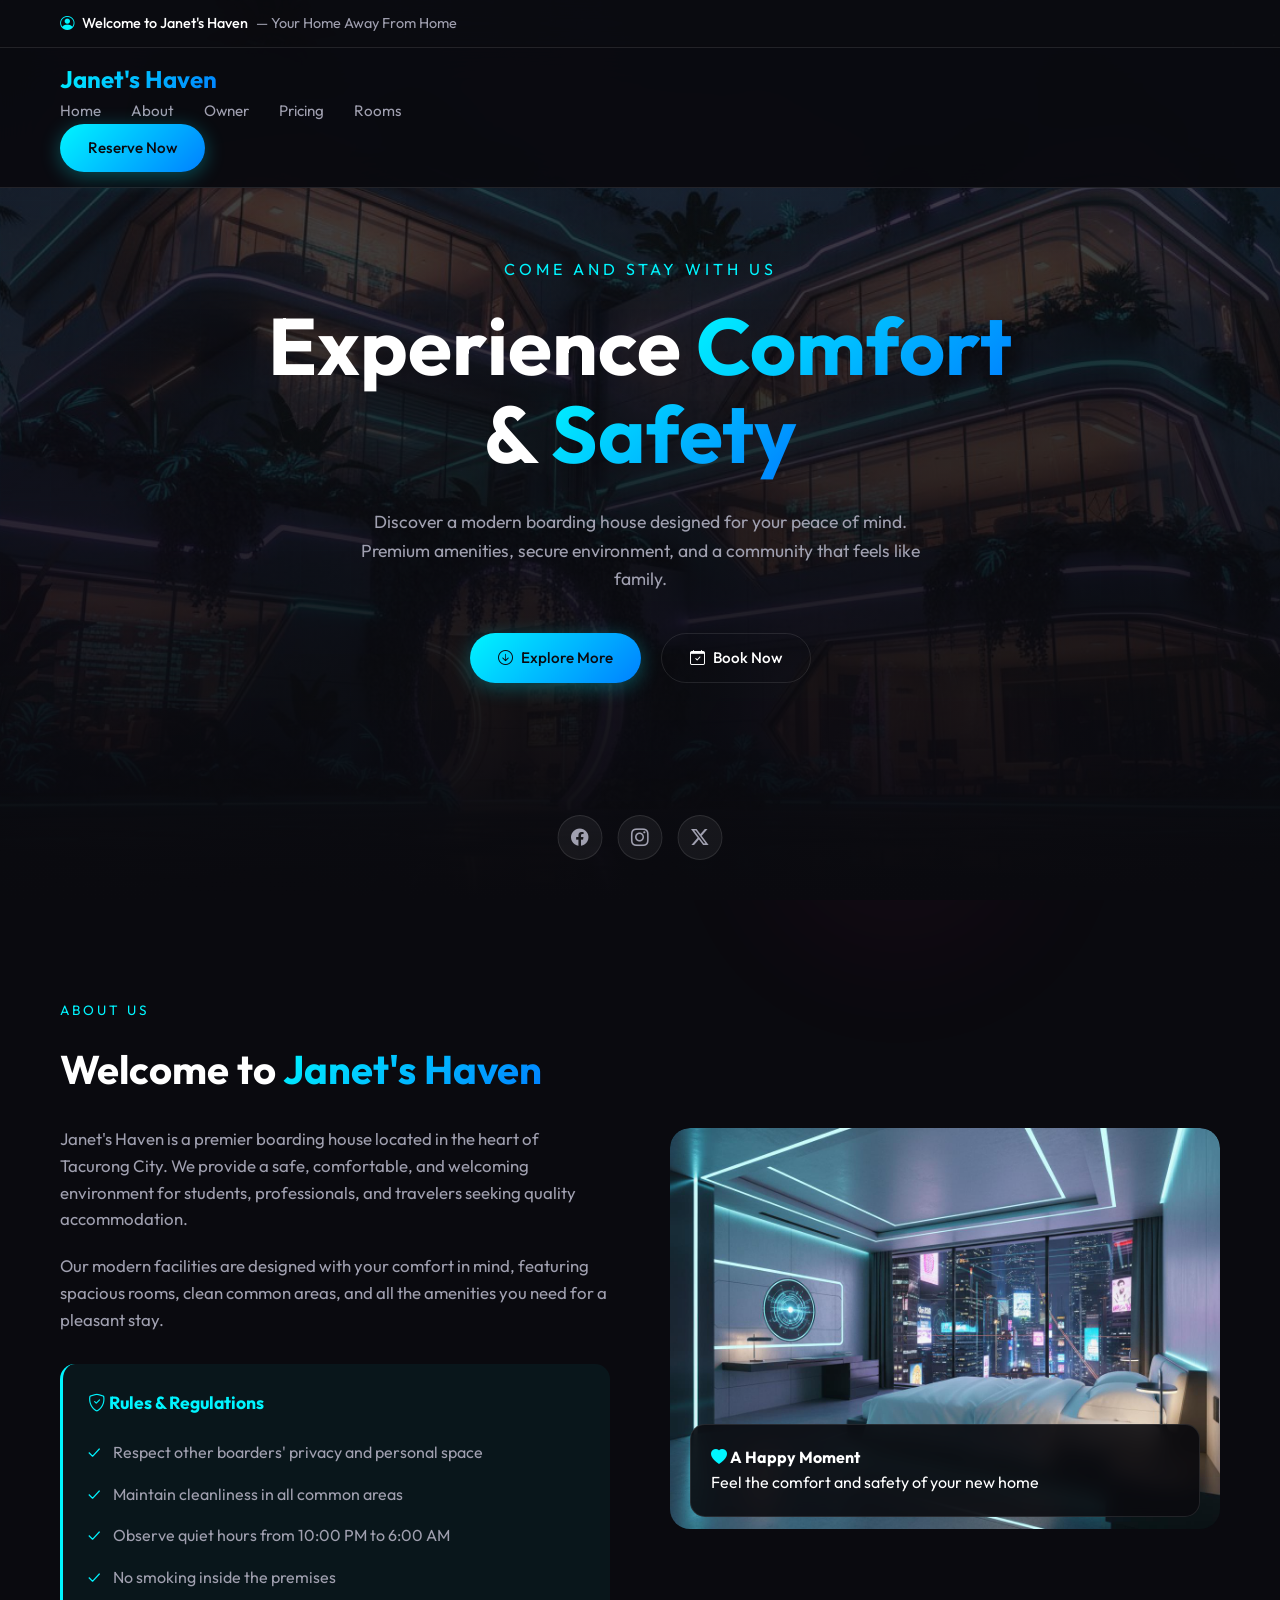
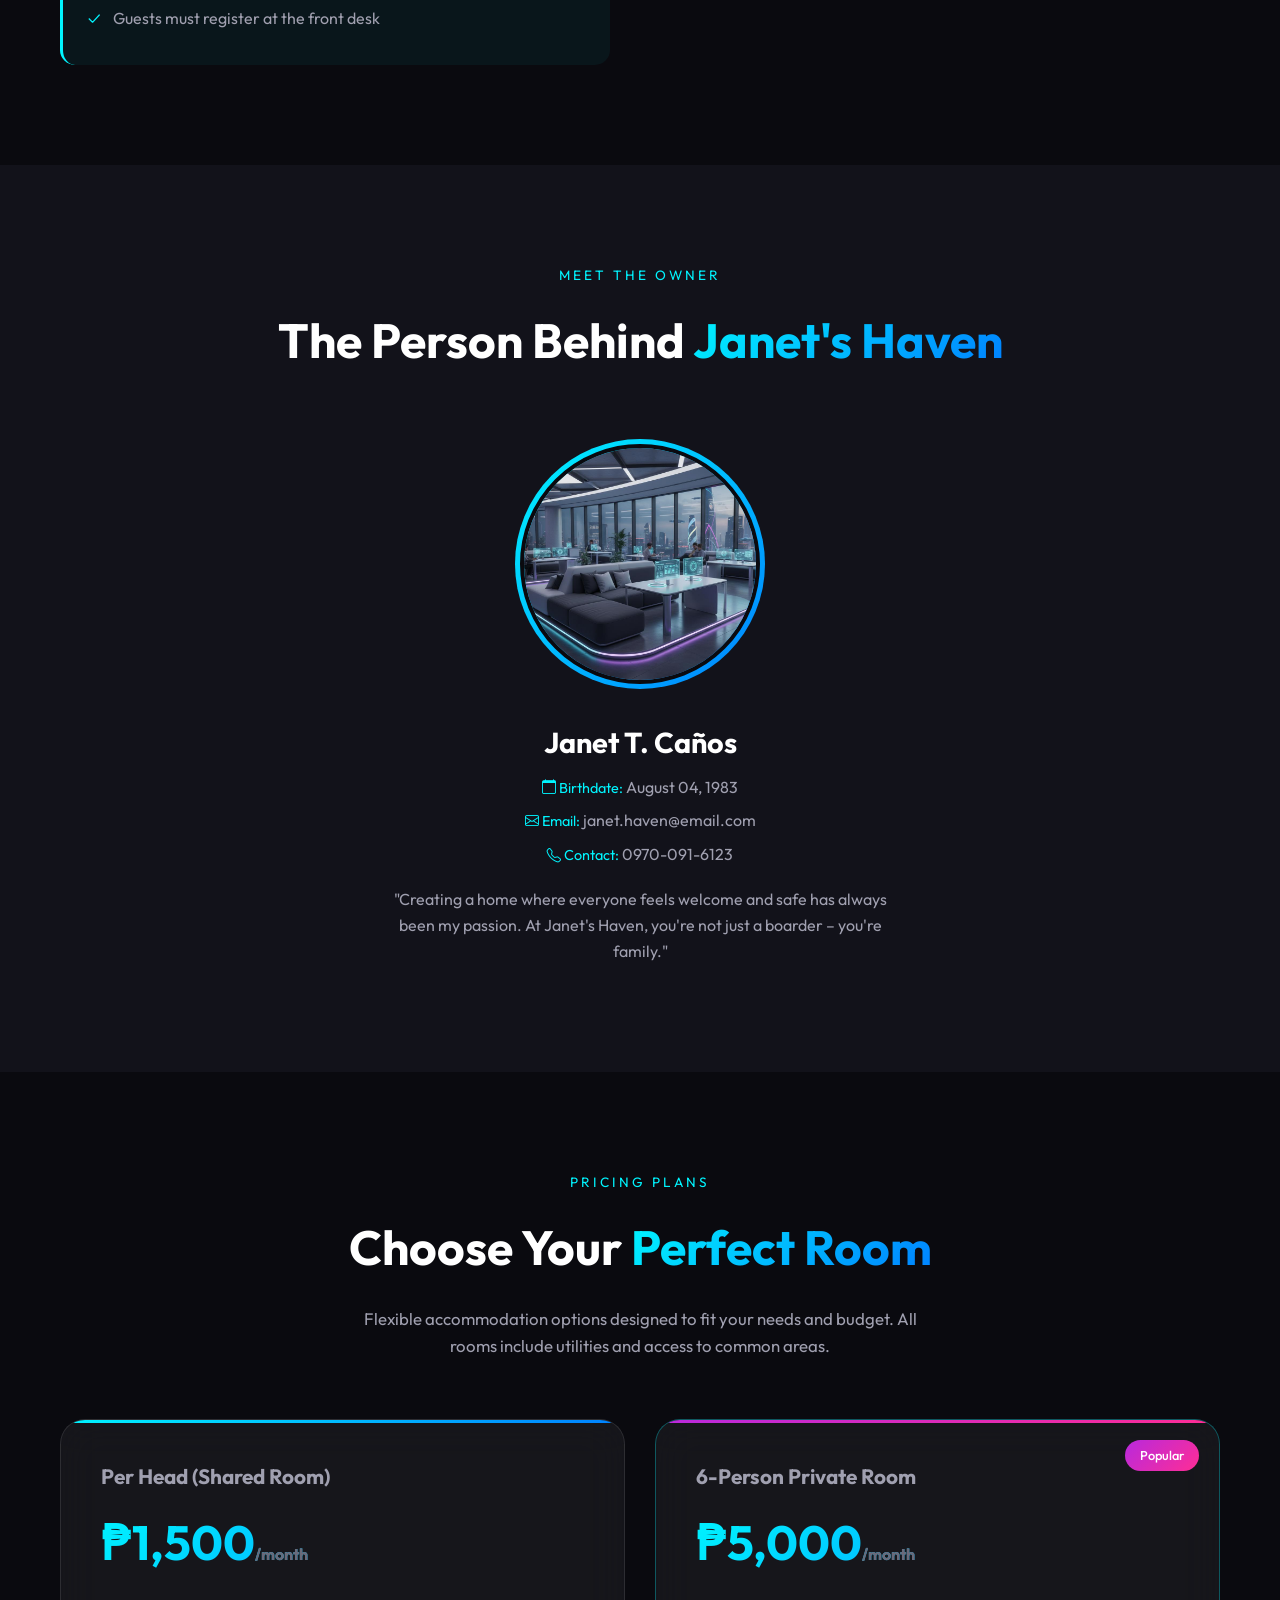
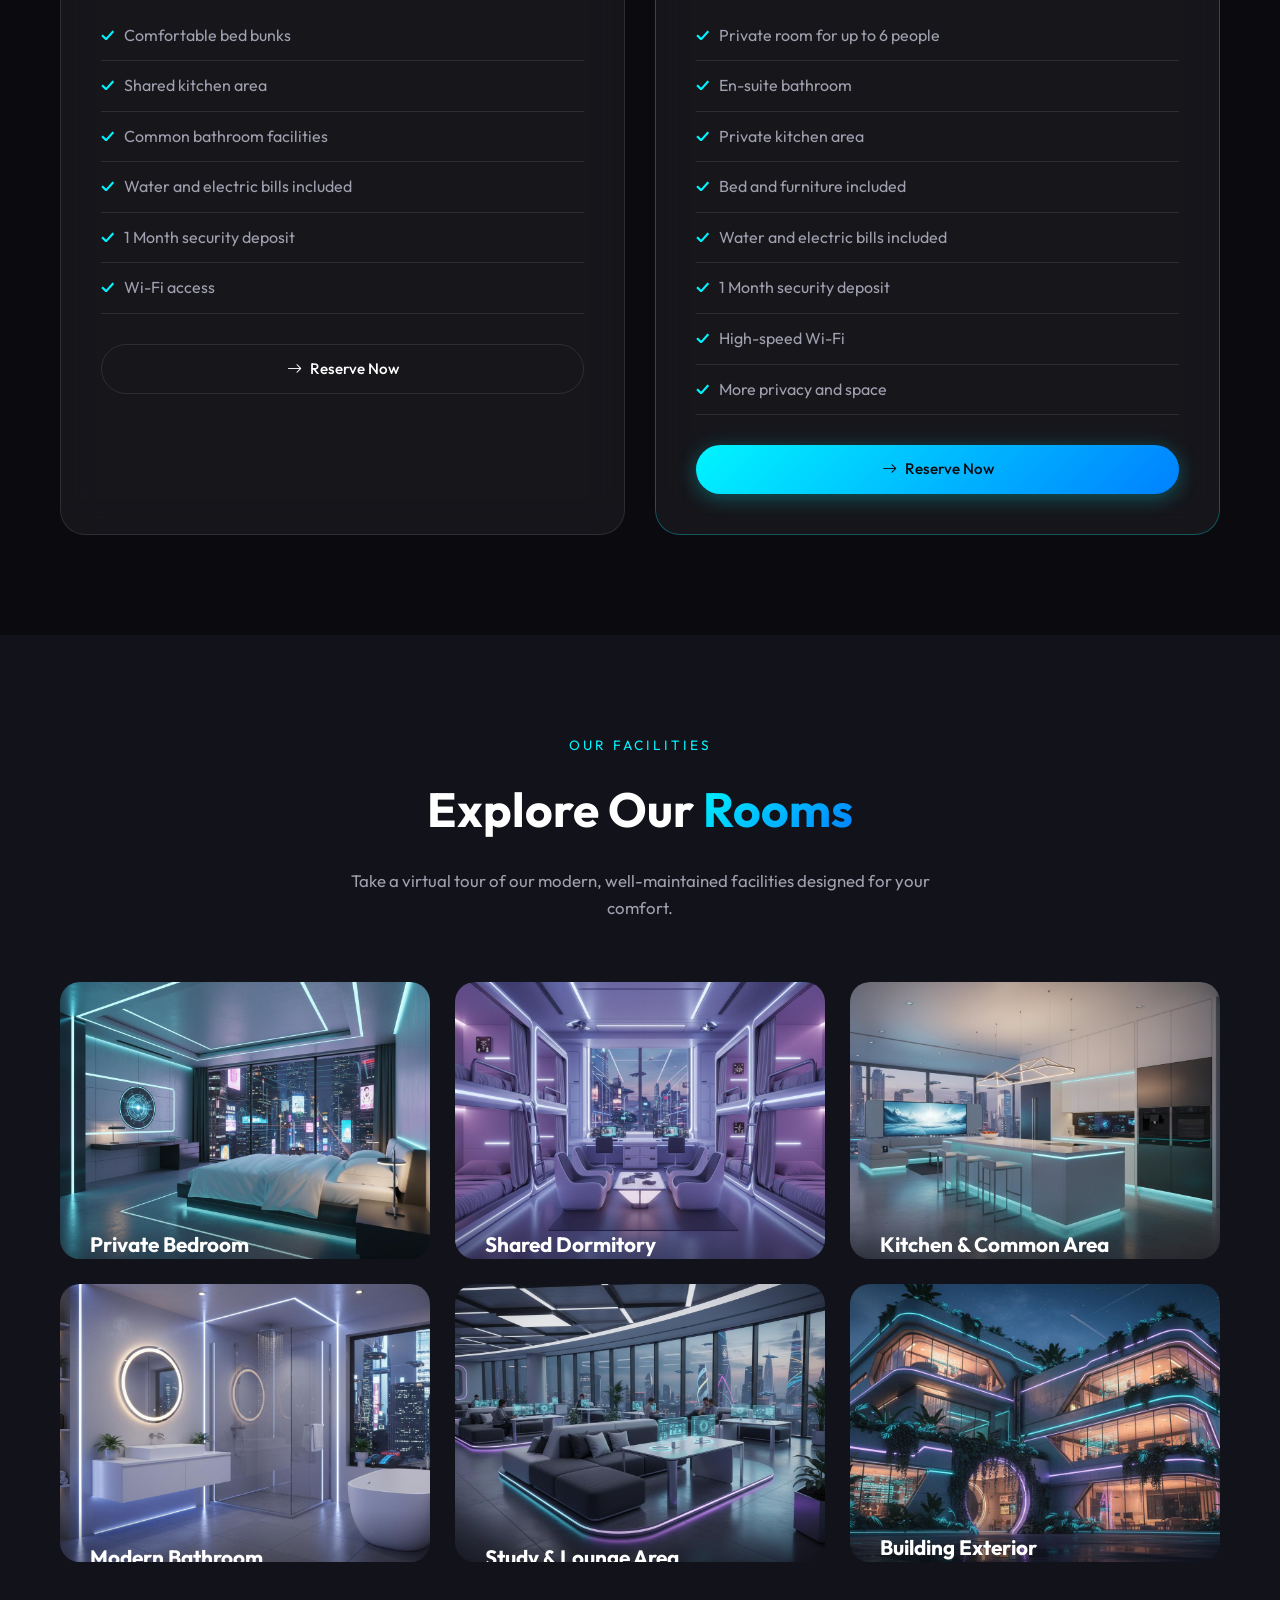
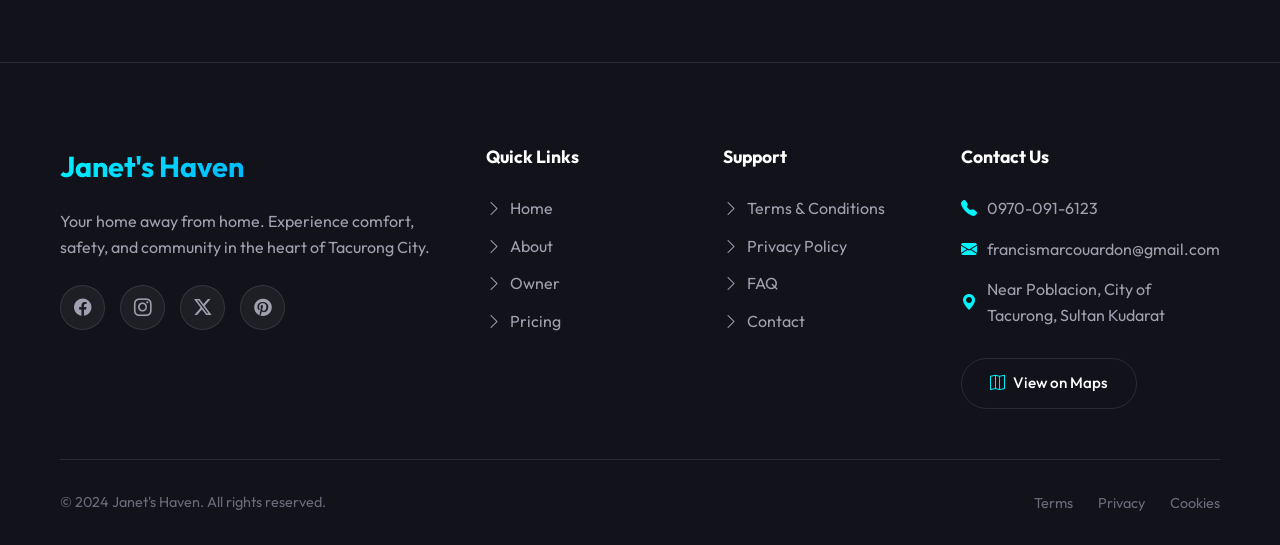
<file: index.html>
<!doctype html>
<html lang="en">
<head>
    <meta charset="utf-8">
    <meta name="viewport" content="width=device-width, initial-scale=1">
    <meta name="description" content="Janet's Haven - Modern boarding house offering comfort and safety with futuristic amenities">
    <meta name="author" content="Janet's Haven">
    <title>Janet's Haven | Comfort & Safety</title>
    
    <!-- Fonts -->
    <link rel="preconnect" href="https://fonts.googleapis.com">
    <link rel="preconnect" href="https://fonts.gstatic.com" crossorigin>
    <link href="https://fonts.googleapis.com/css2?family=Outfit:wght@300;400;500;600;700&display=swap" rel="stylesheet">
    
    <!-- Icons -->
    <link rel="stylesheet" href="https://cdn.jsdelivr.net/npm/bootstrap-icons@1.11.0/font/bootstrap-icons.css">
    
    <!-- Custom CSS -->
    <link href="css/futuristic.css" rel="stylesheet">
</head>
<body>
    <!-- Background Effects -->
    <div class="bg-grid"></div>
    <div class="orb orb-1"></div>
    <div class="orb orb-2"></div>
    <div class="orb orb-3"></div>

    <!-- Header -->
    <header class="site-header">
        <div class="container">
            <div class="welcome-text">
                <i class="bi bi-person-circle"></i>
                <strong>Welcome to Janet's Haven</strong>
                <span>— Your Home Away From Home</span>
            </div>
        </div>
    </header>

    <!-- Navigation -->
    <nav class="navbar" id="navbar">
        <div class="container">
            <a class="navbar-brand" href="index.php">Janet's Haven</a>
            
            <div class="mobile-toggle" id="mobileToggle">
                <span></span>
                <span></span>
                <span></span>
            </div>
            
            <ul class="nav-links" id="navLinks">
                <li><a class="nav-link" href="#home">Home</a></li>
                <li><a class="nav-link" href="#about">About</a></li>
                <li><a class="nav-link" href="#owner">Owner</a></li>
                <li><a class="nav-link" href="#pricing">Pricing</a></li>
                <li><a class="nav-link" href="#rooms">Rooms</a></li>
            </ul>
            
            <a href="#pricing" class="btn btn-primary d-lg-block d-none">Reserve Now</a>
        </div>
    </nav>

    <!-- Hero Section -->
    <section class="hero-section" id="home">
        <img src="images/hero-bg.jpg" alt="Janet's Haven" class="hero-bg">
        <div class="hero-overlay"></div>
        
        <div class="hero-content">
            <p class="hero-subtitle">Come and Stay with Us</p>
            <h1 class="hero-title">Experience <span>Comfort</span> & <span>Safety</span></h1>
            <p class="hero-description">Discover a modern boarding house designed for your peace of mind. Premium amenities, secure environment, and a community that feels like family.</p>
            <div class="hero-buttons">
                <a href="#about" class="btn btn-primary btn-glow">
                    <i class="bi bi-arrow-down-circle"></i>
                    Explore More
                </a>
                <a href="ticket.php" class="btn btn-secondary">
                    <i class="bi bi-calendar-check"></i>
                    Book Now
                </a>
            </div>
        </div>
        
        <div class="social-share">
            <ul class="social-icons">
                <li><a href="https://facebook.com" target="_blank" class="social-icon-link"><i class="bi bi-facebook"></i></a></li>
                <li><a href="https://instagram.com" target="_blank" class="social-icon-link"><i class="bi bi-instagram"></i></a></li>
                <li><a href="https://twitter.com" target="_blank" class="social-icon-link"><i class="bi bi-twitter-x"></i></a></li>
            </ul>
        </div>
    </section>

    <!-- About Section -->
    <section class="section" id="about">
        <div class="container">
            <div class="about-grid">
                <div class="about-content reveal">
                    <span class="section-label">About Us</span>
                    <h2>Welcome to <span>Janet's Haven</span></h2>
                    <p>Janet's Haven is a premier boarding house located in the heart of Tacurong City. We provide a safe, comfortable, and welcoming environment for students, professionals, and travelers seeking quality accommodation.</p>
                    <p>Our modern facilities are designed with your comfort in mind, featuring spacious rooms, clean common areas, and all the amenities you need for a pleasant stay.</p>
                    
                    <div class="about-rules">
                        <h4><i class="bi bi-shield-check"></i> Rules & Regulations</h4>
                        <ul>
                            <li>Respect other boarders' privacy and personal space</li>
                            <li>Maintain cleanliness in all common areas</li>
                            <li>Observe quiet hours from 10:00 PM to 6:00 AM</li>
                            <li>No smoking inside the premises</li>
                            <li>Guests must register at the front desk</li>
                        </ul>
                    </div>
                </div>
                
                <div class="about-image-wrap reveal">
                    <img src="images/rooms/room1.jpg" alt="Janet's Haven Interior" class="about-image">
                    <div class="about-image-overlay">
                        <h4><i class="bi bi-heart-fill" style="color: var(--neon-cyan);"></i> A Happy Moment</h4>
                        <p>Feel the comfort and safety of your new home</p>
                    </div>
                </div>
            </div>
        </div>
    </section>

    <!-- Owner Section -->
    <section class="section" id="owner" style="background: var(--secondary-bg);">
        <div class="container">
            <div class="section-header reveal">
                <span class="section-label">Meet The Owner</span>
                <h2 class="section-title">The Person Behind <span>Janet's Haven</span></h2>
            </div>
            
            <div class="owner-card reveal">
                <div class="owner-image-wrap">
                    <img src="images/rooms/room6.jpg" alt="Janet T. Caños" class="owner-image">
                </div>
                <div class="owner-info">
                    <h3>Janet T. Caños</h3>
                    <p><span class="label"><i class="bi bi-calendar"></i> Birthdate:</span> August 04, 1983</p>
                    <p><span class="label"><i class="bi bi-envelope"></i> Email:</span> janet.haven@email.com</p>
                    <p><span class="label"><i class="bi bi-telephone"></i> Contact:</span> 0970-091-6123</p>
                    <p style="margin-top: 20px; color: var(--text-secondary);">"Creating a home where everyone feels welcome and safe has always been my passion. At Janet's Haven, you're not just a boarder – you're family."</p>
                </div>
            </div>
        </div>
    </section>

    <!-- Pricing Section -->
    <section class="section" id="pricing">
        <div class="container">
            <div class="section-header reveal">
                <span class="section-label">Pricing Plans</span>
                <h2 class="section-title">Choose Your <span>Perfect Room</span></h2>
                <p class="section-description">Flexible accommodation options designed to fit your needs and budget. All rooms include utilities and access to common areas.</p>
            </div>
            
            <div class="pricing-grid">
                <!-- Per Head Pricing -->
                <div class="pricing-card reveal">
                    <div class="pricing-header">
                        <h3>Per Head (Shared Room)</h3>
                        <div class="pricing-price">₱1,500<span>/month</span></div>
                    </div>
                    <ul class="pricing-features">
                        <li>Comfortable bed bunks</li>
                        <li>Shared kitchen area</li>
                        <li>Common bathroom facilities</li>
                        <li>Water and electric bills included</li>
                        <li>1 Month security deposit</li>
                        <li>Wi-Fi access</li>
                    </ul>
                    <a href="ticket.php" class="btn btn-secondary" style="width: 100%;">
                        <i class="bi bi-arrow-right"></i>
                        Reserve Now
                    </a>
                </div>
                
                <!-- 6 Person Room -->
                <div class="pricing-card featured reveal">
                    <span class="pricing-badge">Popular</span>
                    <div class="pricing-header">
                        <h3>6-Person Private Room</h3>
                        <div class="pricing-price">₱5,000<span>/month</span></div>
                    </div>
                    <ul class="pricing-features">
                        <li>Private room for up to 6 people</li>
                        <li>En-suite bathroom</li>
                        <li>Private kitchen area</li>
                        <li>Bed and furniture included</li>
                        <li>Water and electric bills included</li>
                        <li>1 Month security deposit</li>
                        <li>High-speed Wi-Fi</li>
                        <li>More privacy and space</li>
                    </ul>
                    <a href="ticket2.php" class="btn btn-primary btn-glow" style="width: 100%;">
                        <i class="bi bi-arrow-right"></i>
                        Reserve Now
                    </a>
                </div>
            </div>
        </div>
    </section>

    <!-- Rooms Section -->
    <section class="section" id="rooms" style="background: var(--secondary-bg);">
        <div class="container">
            <div class="section-header reveal">
                <span class="section-label">Our Facilities</span>
                <h2 class="section-title">Explore Our <span>Rooms</span></h2>
                <p class="section-description">Take a virtual tour of our modern, well-maintained facilities designed for your comfort.</p>
            </div>
            
            <div class="rooms-grid">
                <div class="room-card reveal">
                    <img src="images/rooms/room1.jpg" alt="Private Room" class="room-image">
                    <div class="room-overlay">
                        <h4>Private Bedroom</h4>
                        <p>Spacious, modern rooms with comfortable beds and smart lighting</p>
                    </div>
                </div>
                
                <div class="room-card reveal">
                    <img src="images/rooms/room2.jpg" alt="Shared Dorm" class="room-image">
                    <div class="room-overlay">
                        <h4>Shared Dormitory</h4>
                        <p>Clean, organized bunk beds with privacy curtains</p>
                    </div>
                </div>
                
                <div class="room-card reveal">
                    <img src="images/rooms/room3.jpg" alt="Kitchen Area" class="room-image">
                    <div class="room-overlay">
                        <h4>Kitchen & Common Area</h4>
                        <p>Fully-equipped kitchen for all your cooking needs</p>
                    </div>
                </div>
                
                <div class="room-card reveal">
                    <img src="images/rooms/room4.jpg" alt="Bathroom" class="room-image">
                    <div class="room-overlay">
                        <h4>Modern Bathroom</h4>
                        <p>Clean, well-maintained bathroom facilities</p>
                    </div>
                </div>
                
                <div class="room-card reveal">
                    <img src="images/rooms/room6.jpg" alt="Study Area" class="room-image">
                    <div class="room-overlay">
                        <h4>Study & Lounge Area</h4>
                        <p>Quiet spaces for work, study, and relaxation</p>
                    </div>
                </div>
                
                <div class="room-card reveal">
                    <img src="images/hero-bg.jpg" alt="Exterior" class="room-image">
                    <div class="room-overlay">
                        <h4>Building Exterior</h4>
                        <p>Safe and secure modern building in prime location</p>
                    </div>
                </div>
            </div>
        </div>
    </section>

    <!-- Footer -->
    <footer class="site-footer">
        <div class="container">
            <div class="footer-grid">
                <div class="footer-brand">
                    <h2>Janet's Haven</h2>
                    <p>Your home away from home. Experience comfort, safety, and community in the heart of Tacurong City.</p>
                    <div class="footer-social">
                        <a href="#" class="social-icon-link"><i class="bi bi-facebook"></i></a>
                        <a href="#" class="social-icon-link"><i class="bi bi-instagram"></i></a>
                        <a href="#" class="social-icon-link"><i class="bi bi-twitter-x"></i></a>
                        <a href="#" class="social-icon-link"><i class="bi bi-pinterest"></i></a>
                    </div>
                </div>
                
                <div class="footer-links-wrap">
                    <h4 class="footer-title">Quick Links</h4>
                    <ul class="footer-links">
                        <li><a href="#home"><i class="bi bi-chevron-right"></i> Home</a></li>
                        <li><a href="#about"><i class="bi bi-chevron-right"></i> About</a></li>
                        <li><a href="#owner"><i class="bi bi-chevron-right"></i> Owner</a></li>
                        <li><a href="#pricing"><i class="bi bi-chevron-right"></i> Pricing</a></li>
                    </ul>
                </div>
                
                <div class="footer-links-wrap">
                    <h4 class="footer-title">Support</h4>
                    <ul class="footer-links">
                        <li><a href="#"><i class="bi bi-chevron-right"></i> Terms & Conditions</a></li>
                        <li><a href="#"><i class="bi bi-chevron-right"></i> Privacy Policy</a></li>
                        <li><a href="#"><i class="bi bi-chevron-right"></i> FAQ</a></li>
                        <li><a href="#"><i class="bi bi-chevron-right"></i> Contact</a></li>
                    </ul>
                </div>
                
                <div class="footer-contact">
                    <h4 class="footer-title">Contact Us</h4>
                    <p><i class="bi bi-telephone-fill"></i> 0970-091-6123</p>
                    <p><i class="bi bi-envelope-fill"></i> francismarcouardon@gmail.com</p>
                    <p><i class="bi bi-geo-alt-fill"></i> Near Poblacion, City of Tacurong, Sultan Kudarat</p>
                    <a href="https://maps.app.goo.gl/aCt9t1eqkFJMMTkC8" target="_blank" class="btn btn-secondary" style="margin-top: 15px;">
                        <i class="bi bi-map"></i> View on Maps
                    </a>
                </div>
            </div>
            
            <div class="footer-bottom">
                <p>&copy; 2024 Janet's Haven. All rights reserved.</p>
                <ul class="footer-bottom-links">
                    <li><a href="#">Terms</a></li>
                    <li><a href="#">Privacy</a></li>
                    <li><a href="#">Cookies</a></li>
                </ul>
            </div>
        </div>
    </footer>

    <!-- JavaScript -->
    <script>
        // Mobile Navigation Toggle
        const mobileToggle = document.getElementById('mobileToggle');
        const navLinks = document.getElementById('navLinks');
        
        mobileToggle.addEventListener('click', () => {
            navLinks.classList.toggle('active');
        });
        
        // Close mobile menu when clicking a link
        document.querySelectorAll('.nav-link').forEach(link => {
            link.addEventListener('click', () => {
                navLinks.classList.remove('active');
            });
        });
        
        // Navbar scroll effect
        const navbar = document.getElementById('navbar');
        window.addEventListener('scroll', () => {
            if (window.scrollY > 50) {
                navbar.classList.add('scrolled');
            } else {
                navbar.classList.remove('scrolled');
            }
        });
        
        // Scroll Reveal Animation
        const revealElements = document.querySelectorAll('.reveal');
        
        const revealOnScroll = () => {
            revealElements.forEach(element => {
                const elementTop = element.getBoundingClientRect().top;
                const windowHeight = window.innerHeight;
                
                if (elementTop < windowHeight - 100) {
                    element.classList.add('active');
                }
            });
        };
        
        window.addEventListener('scroll', revealOnScroll);
        window.addEventListener('load', revealOnScroll);
        
        // Smooth scroll for anchor links
        document.querySelectorAll('a[href^="#"]').forEach(anchor => {
            anchor.addEventListener('click', function(e) {
                e.preventDefault();
                const target = document.querySelector(this.getAttribute('href'));
                if (target) {
                    target.scrollIntoView({
                        behavior: 'smooth',
                        block: 'start'
                    });
                }
            });
        });
    </script>
</body>
</html>
</file>
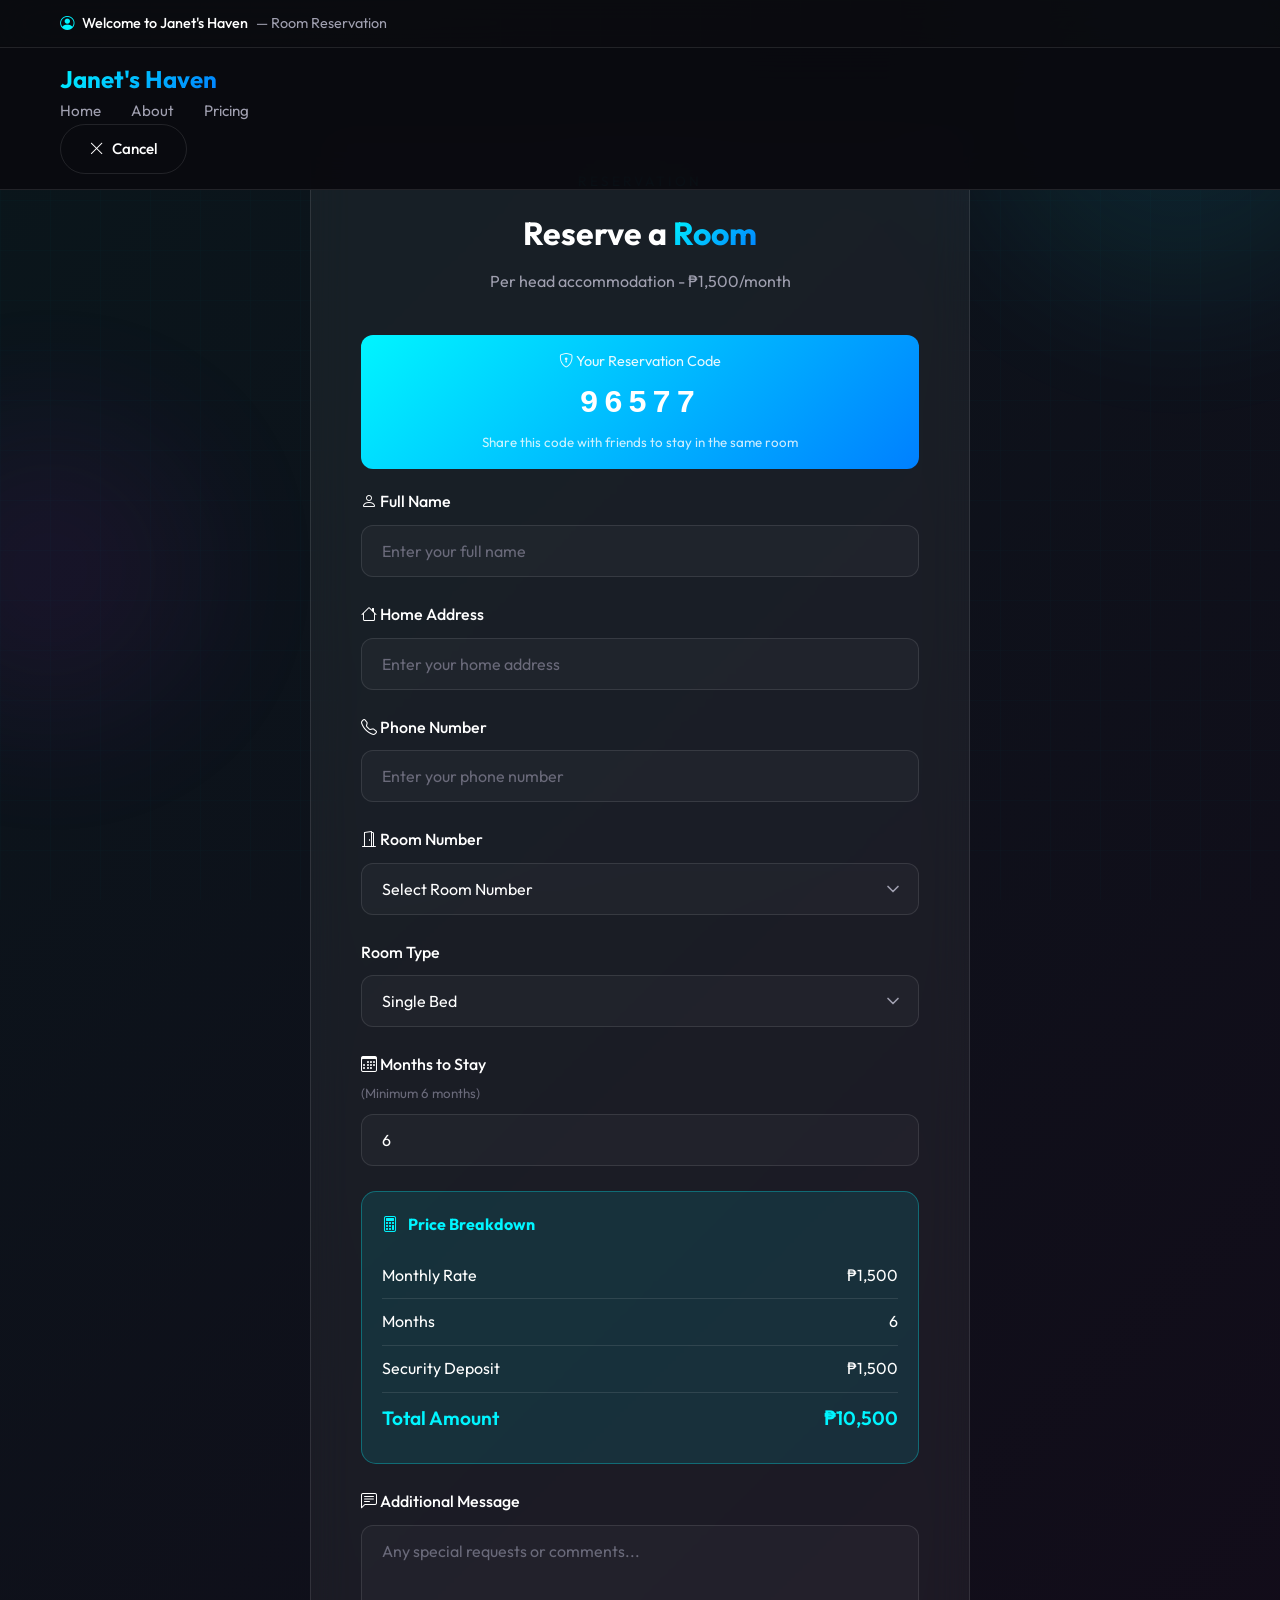
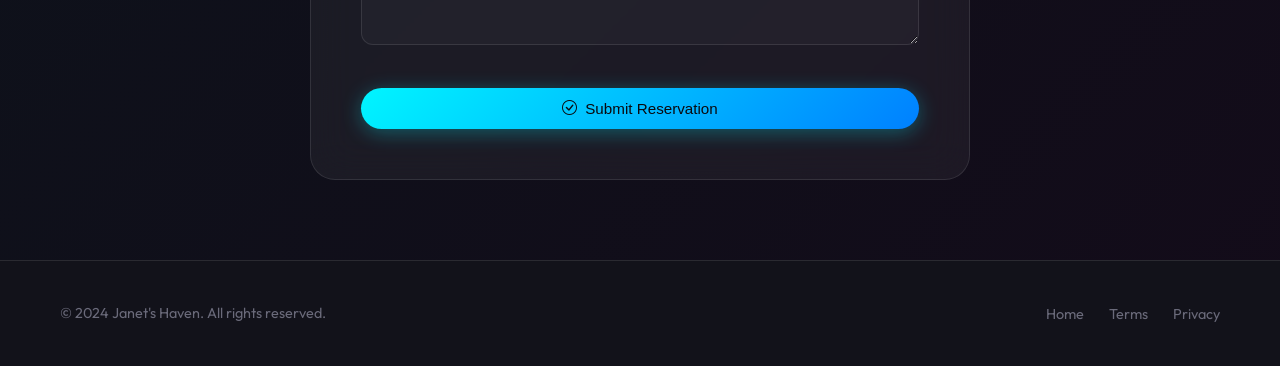
<file: ticket.html>
<!doctype html>
<html lang="en">
<head>
    <meta charset="utf-8">
    <meta name="viewport" content="width=device-width, initial-scale=1">
    <meta name="description" content="Reserve a room at Janet's Haven - Per head accommodation">
    <meta name="author" content="Janet's Haven">
    <title>Reserve a Room | Janet's Haven</title>
    
    <!-- Fonts -->
    <link rel="preconnect" href="https://fonts.googleapis.com">
    <link rel="preconnect" href="https://fonts.gstatic.com" crossorigin>
    <link href="https://fonts.googleapis.com/css2?family=Outfit:wght@300;400;500;600;700&display=swap" rel="stylesheet">
    
    <!-- Icons -->
    <link rel="stylesheet" href="https://cdn.jsdelivr.net/npm/bootstrap-icons@1.11.0/font/bootstrap-icons.css">
    
    <!-- Custom CSS -->
    <link href="css/futuristic.css" rel="stylesheet">
    
    <style>
        .form-section {
            background: linear-gradient(135deg, rgba(0, 245, 255, 0.05) 0%, rgba(184, 41, 221, 0.05) 100%);
        }
        
        .code-display {
            background: var(--gradient-primary);
            padding: 15px 25px;
            border-radius: 12px;
            text-align: center;
            margin-bottom: 20px;
        }
        
        .code-display label {
            font-size: 0.9rem;
            opacity: 0.9;
            display: block;
            margin-bottom: 5px;
        }
        
        .code-display .code-value {
            font-size: 2rem;
            font-weight: 700;
            letter-spacing: 5px;
            font-family: monospace;
        }
        
        .price-calculator {
            background: rgba(0, 245, 255, 0.1);
            border: 1px solid rgba(0, 245, 255, 0.3);
            border-radius: 15px;
            padding: 20px;
            margin-top: 20px;
        }
        
        .price-calculator h4 {
            color: var(--neon-cyan);
            margin-bottom: 15px;
            display: flex;
            align-items: center;
            gap: 10px;
        }
        
        .price-row {
            display: flex;
            justify-content: space-between;
            padding: 10px 0;
            border-bottom: 1px solid var(--glass-border);
        }
        
        .price-row.total {
            border-bottom: none;
            font-size: 1.2rem;
            font-weight: 600;
            color: var(--neon-cyan);
        }
    </style>
</head>
<body>
    <!-- Background Effects -->
    <div class="bg-grid"></div>
    <div class="orb orb-1"></div>
    <div class="orb orb-2"></div>

    <!-- Header -->
    <header class="site-header">
        <div class="container">
            <div class="welcome-text">
                <i class="bi bi-person-circle"></i>
                <strong>Welcome to Janet's Haven</strong>
                <span>— Room Reservation</span>
            </div>
        </div>
    </header>

    <!-- Navigation -->
    <nav class="navbar" id="navbar">
        <div class="container">
            <a class="navbar-brand" href="index.php">Janet's Haven</a>
            
            <div class="mobile-toggle" id="mobileToggle">
                <span></span>
                <span></span>
                <span></span>
            </div>
            
            <ul class="nav-links" id="navLinks">
                <li><a class="nav-link" href="index.php">Home</a></li>
                <li><a class="nav-link" href="index.php#about">About</a></li>
                <li><a class="nav-link" href="index.php#pricing">Pricing</a></li>
            </ul>
            
            <a href="index.php" class="btn btn-secondary d-lg-block d-none">
                <i class="bi bi-x-lg"></i> Cancel
            </a>
        </div>
    </nav>

    <!-- Form Section -->
    <section class="form-section">
        <div class="form-container">
            <div class="form-card reveal">
                <div class="form-header">
                    <span class="section-label">Reservation</span>
                    <h2>Reserve a <span>Room</span></h2>
                    <p>Per head accommodation - ₱1,500/month</p>
                </div>
                
                <form action="asset.php" method="POST" id="reservationForm">
                    <!-- Generated Code Display -->
                    <div class="code-display">
                        <label><i class="bi bi-shield-lock"></i> Your Reservation Code</label>
                        <div class="code-value" id="codeDisplay">-----</div>
                        <small style="opacity: 0.8;">Share this code with friends to stay in the same room</small>
                    </div>
                    <input type="hidden" name="code" id="code">
                    
                    <div class="form-group">
                        <label class="form-label" for="fullname">
                            <i class="bi bi-person"></i> Full Name
                        </label>
                        <input type="text" name="fullname" id="fullname" class="form-control" 
                               placeholder="Enter your full name" required>
                    </div>
                    
                    <div class="form-group">
                        <label class="form-label" for="haddress">
                            <i class="bi bi-house"></i> Home Address
                        </label>
                        <input type="text" name="haddress" id="haddress" class="form-control" 
                               placeholder="Enter your home address" required>
                    </div>
                    
                    <div class="form-group">
                        <label class="form-label" for="phone_no">
                            <i class="bi bi-telephone"></i> Phone Number
                        </label>
                        <input type="tel" name="phone_no" id="phone_no" class="form-control" 
                               placeholder="Enter your phone number" required>
                    </div>
                    
                    <div class="form-group">
                        <label class="form-label" for="room_no">
                            <i class="bi bi-door-open"></i> Room Number
                        </label>
                        <select name="room_no" id="room_no" class="form-select" required>
                            <option value="">Select Room Number</option>
                            <option value="1">Room 1</option>
                            <option value="2">Room 2</option>
                            <option value="3">Room 3</option>
                            <option value="4">Room 4</option>
                            <option value="5">Room 5</option>
                            <option value="6">Room 6</option>
                        </select>
                    </div>
                    
                    <div class="form-group">
                        <label class="form-label" for="room">
                            <i class="bi bi-bed"></i> Room Type
                        </label>
                        <select name="room" id="room" class="form-select" required>
                            <option value="Solo">Single Bed</option>
                            <option value="Share">Double Bed (Shared)</option>
                        </select>
                    </div>
                    
                    <div class="form-group">
                        <label class="form-label" for="mtstay">
                            <i class="bi bi-calendar3"></i> Months to Stay
                            <small>(Minimum 6 months)</small>
                        </label>
                        <input type="number" name="mtstay" id="mtstay" class="form-control" 
                               placeholder="Enter number of months" min="6" value="6" required
                               onchange="calculateTotal()">
                    </div>
                    
                    <!-- Price Calculator -->
                    <div class="price-calculator">
                        <h4><i class="bi bi-calculator"></i> Price Breakdown</h4>
                        <div class="price-row">
                            <span>Monthly Rate</span>
                            <span>₱1,500</span>
                        </div>
                        <div class="price-row">
                            <span>Months</span>
                            <span id="monthsDisplay">6</span>
                        </div>
                        <div class="price-row">
                            <span>Security Deposit</span>
                            <span>₱1,500</span>
                        </div>
                        <div class="price-row total">
                            <span>Total Amount</span>
                            <span id="totalDisplay">₱10,500</span>
                        </div>
                    </div>
                    
                    <div class="form-group" style="margin-top: 25px;">
                        <label class="form-label" for="add_ms">
                            <i class="bi bi-chat-left-text"></i> Additional Message
                        </label>
                        <textarea name="add_ms" id="add_ms" class="form-control" rows="4" 
                                  placeholder="Any special requests or comments..."></textarea>
                    </div>
                    
                    <button type="submit" class="btn btn-primary btn-glow" style="width: 100%; margin-top: 10px;">
                        <i class="bi bi-check-circle"></i>
                        Submit Reservation
                    </button>
                </form>
            </div>
        </div>
    </section>

    <!-- Footer -->
    <footer class="site-footer" style="padding: 40px 0;">
        <div class="container">
            <div class="footer-bottom" style="border-top: none; padding-top: 0;">
                <p>&copy; 2024 Janet's Haven. All rights reserved.</p>
                <ul class="footer-bottom-links">
                    <li><a href="index.php">Home</a></li>
                    <li><a href="#">Terms</a></li>
                    <li><a href="#">Privacy</a></li>
                </ul>
            </div>
        </div>
    </footer>

    <!-- JavaScript -->
    <script>
        // Generate Random Code
        function generateCode() {
            const code = Math.floor(10000 + Math.random() * 90000);
            document.getElementById('code').value = code;
            document.getElementById('codeDisplay').textContent = code;
        }
        
        // Calculate Total Price
        function calculateTotal() {
            const months = parseInt(document.getElementById('mtstay').value) || 6;
            const monthlyRate = 1500;
            const deposit = 1500;
            const total = (months * monthlyRate) + deposit;
            
            document.getElementById('monthsDisplay').textContent = months;
            document.getElementById('totalDisplay').textContent = '₱' + total.toLocaleString();
        }
        
        // Initialize
        window.onload = function() {
            generateCode();
            calculateTotal();
        };
        
        // Mobile Navigation
        const mobileToggle = document.getElementById('mobileToggle');
        const navLinks = document.getElementById('navLinks');
        
        mobileToggle.addEventListener('click', () => {
            navLinks.classList.toggle('active');
        });
        
        // Navbar scroll effect
        const navbar = document.getElementById('navbar');
        window.addEventListener('scroll', () => {
            if (window.scrollY > 50) {
                navbar.classList.add('scrolled');
            } else {
                navbar.classList.remove('scrolled');
            }
        });
        
        // Form validation
        document.getElementById('reservationForm').addEventListener('submit', function(e) {
            const months = parseInt(document.getElementById('mtstay').value);
            if (months < 6) {
                e.preventDefault();
                alert('Minimum stay is 6 months. Please adjust your reservation.');
                return false;
            }
            return true;
        });
        
        // Reveal animation
        const revealElements = document.querySelectorAll('.reveal');
        revealElements.forEach(element => {
            element.classList.add('active');
        });
    </script>
</body>
</html>
</file>
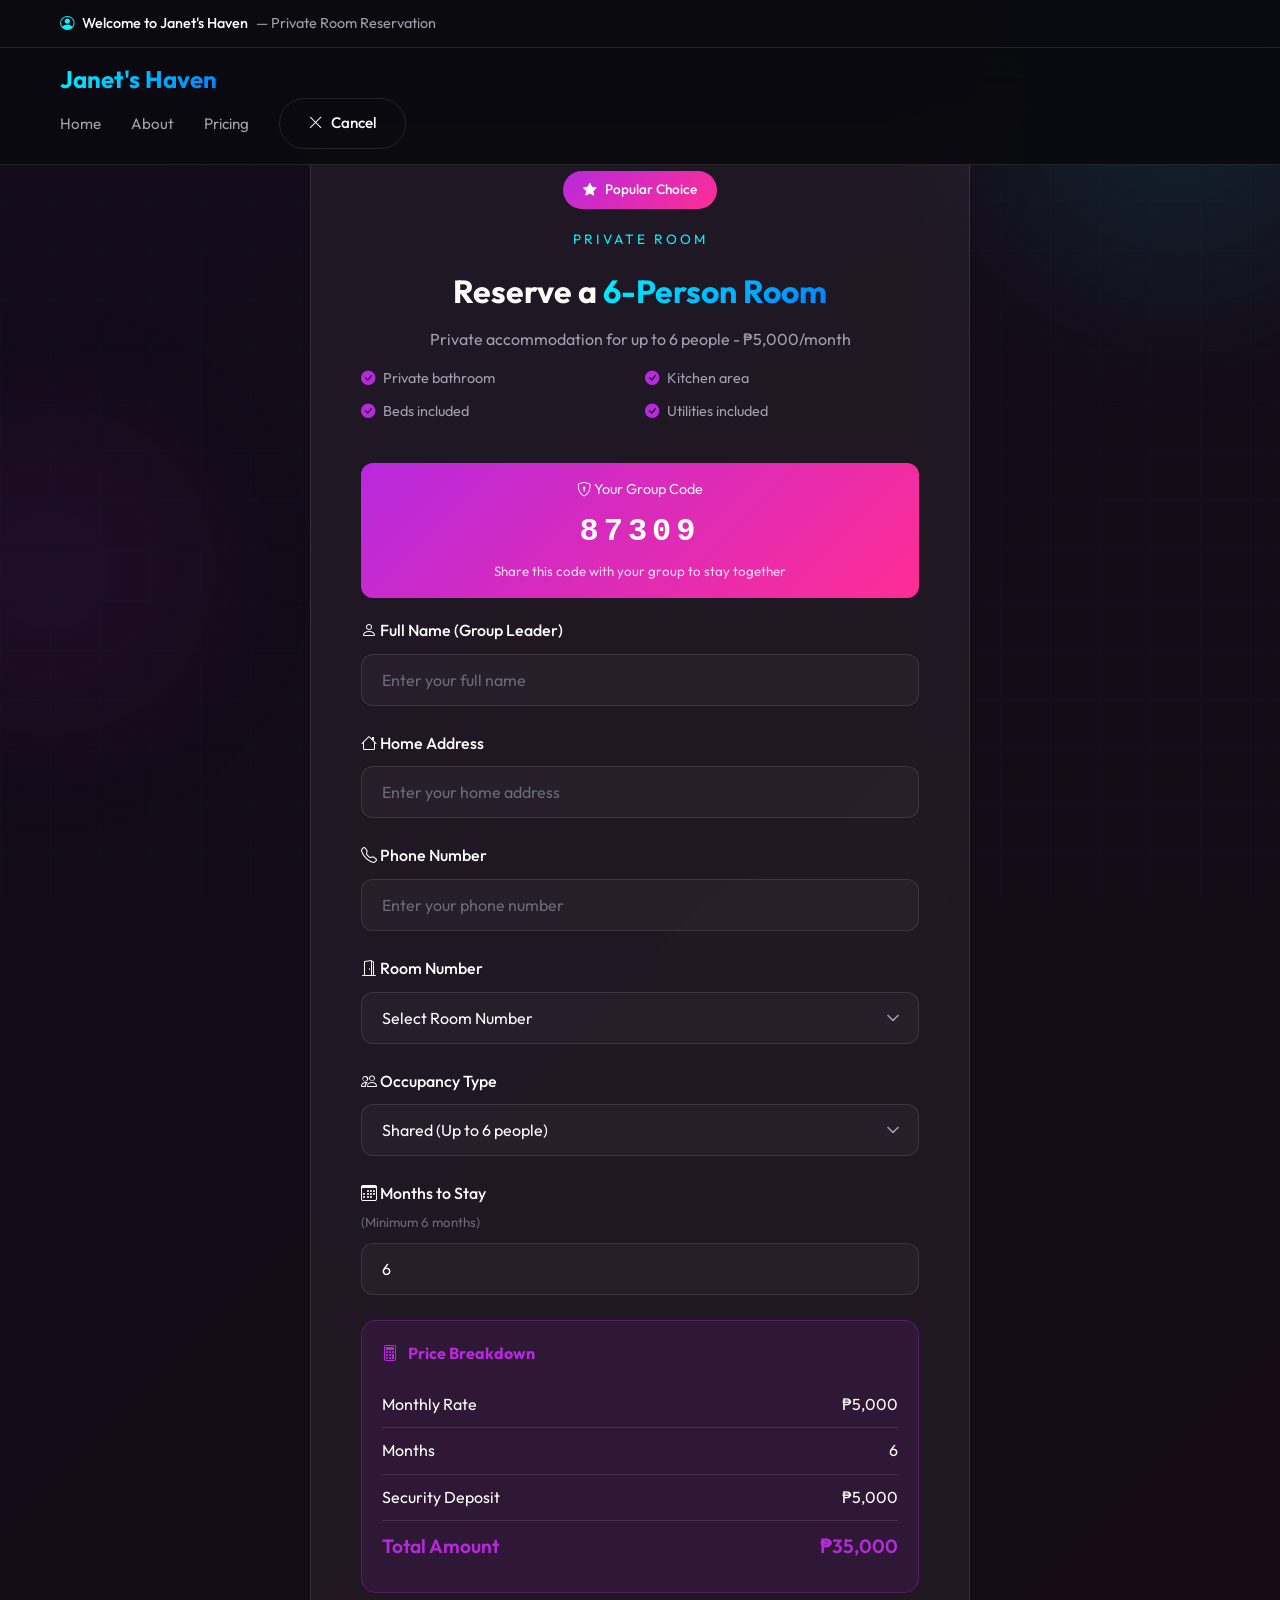
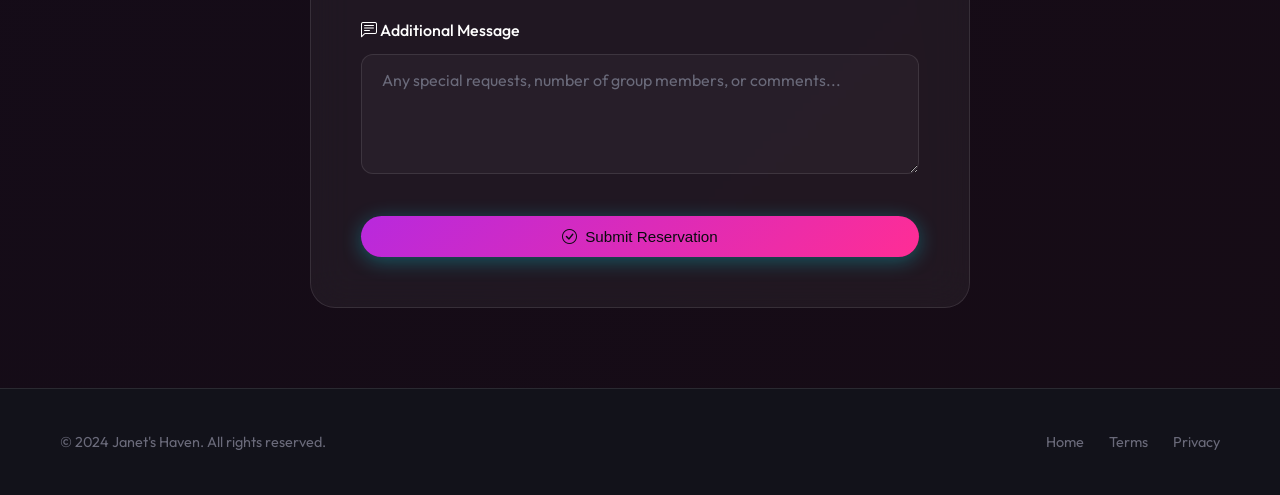
<file: ticket2.html>
<!doctype html>
<html lang="en">
<head>
    <meta charset="utf-8">
    <meta name="viewport" content="width=device-width, initial-scale=1">
    <meta name="description" content="Reserve a 6-person private room at Janet's Haven">
    <meta name="author" content="Janet's Haven">
    <title>Reserve Private Room | Janet's Haven</title>
    
    <!-- Fonts -->
    <link rel="preconnect" href="https://fonts.googleapis.com">
    <link rel="preconnect" href="https://fonts.gstatic.com" crossorigin>
    <link href="https://fonts.googleapis.com/css2?family=Outfit:wght@300;400;500;600;700&display=swap" rel="stylesheet">
    
    <!-- Icons -->
    <link rel="stylesheet" href="https://cdn.jsdelivr.net/npm/bootstrap-icons@1.11.0/font/bootstrap-icons.css">
    
    <!-- Custom CSS -->
    <link href="css/futuristic.css" rel="stylesheet">
    
    <style>
        .form-section {
            background: linear-gradient(135deg, rgba(184, 41, 221, 0.05) 0%, rgba(255, 45, 149, 0.05) 100%);
        }
        
        .featured-badge {
            background: var(--gradient-secondary);
            color: white;
            padding: 8px 20px;
            border-radius: 50px;
            font-size: 0.85rem;
            font-weight: 500;
            display: inline-flex;
            align-items: center;
            gap: 8px;
            margin-bottom: 20px;
        }
        
        .code-display {
            background: var(--gradient-secondary);
            padding: 15px 25px;
            border-radius: 12px;
            text-align: center;
            margin-bottom: 20px;
        }
        
        .code-display label {
            font-size: 0.9rem;
            opacity: 0.9;
            display: block;
            margin-bottom: 5px;
        }
        
        .code-display .code-value {
            font-size: 2rem;
            font-weight: 700;
            letter-spacing: 5px;
            font-family: monospace;
        }
        
        .price-calculator {
            background: rgba(184, 41, 221, 0.1);
            border: 1px solid rgba(184, 41, 221, 0.3);
            border-radius: 15px;
            padding: 20px;
            margin-top: 20px;
        }
        
        .price-calculator h4 {
            color: var(--neon-purple);
            margin-bottom: 15px;
            display: flex;
            align-items: center;
            gap: 10px;
        }
        
        .price-row {
            display: flex;
            justify-content: space-between;
            padding: 10px 0;
            border-bottom: 1px solid var(--glass-border);
        }
        
        .price-row.total {
            border-bottom: none;
            font-size: 1.2rem;
            font-weight: 600;
            color: var(--neon-purple);
        }
        
        .features-list {
            display: grid;
            grid-template-columns: 1fr 1fr;
            gap: 10px;
            margin: 15px 0;
        }
        
        .features-list li {
            color: var(--text-secondary);
            font-size: 0.9rem;
            display: flex;
            align-items: center;
            gap: 8px;
        }
        
        .features-list li i {
            color: var(--neon-purple);
        }
    </style>
</head>
<body>
    <!-- Background Effects -->
    <div class="bg-grid"></div>
    <div class="orb orb-1"></div>
    <div class="orb orb-2"></div>

    <!-- Header -->
    <header class="site-header">
        <div class="container">
            <div class="welcome-text">
                <i class="bi bi-person-circle"></i>
                <strong>Welcome to Janet's Haven</strong>
                <span>— Private Room Reservation</span>
            </div>
        </div>
    </header>

    <!-- Navigation -->
    <nav class="navbar" id="navbar">
        <div class="container">
            <a class="navbar-brand" href="index.php">Janet's Haven</a>
            
            <div class="mobile-toggle" id="mobileToggle">
                <span></span>
                <span></span>
                <span></span>
            </div>
            
            <ul class="nav-links" id="navLinks">
                <li><a class="nav-link" href="index.php">Home</a></li>
                <li><a class="nav-link" href="index.php#about">About</a></li>
                <li><a class="nav-link" href="index.php#pricing">Pricing</a></li>
            
            
            <a href="index.php" class="btn btn-secondary d-lg-block d-none">
                <i class="bi bi-x-lg"></i> Cancel
            </a>
            </ul>
        </div>
    </nav>

    <!-- Form Section -->
    <section class="form-section">
        <div class="form-container">
            <div class="form-card reveal">
                <div class="form-header">
                    <span class="featured-badge">
                        <i class="bi bi-star-fill"></i> Popular Choice
                    </span>
                    <span class="section-label">Private Room</span>
                    <h2>Reserve a <span>6-Person Room</span></h2>
                    <p>Private accommodation for up to 6 people - ₱5,000/month</p>
                    
                    <ul class="features-list">
                        <li><i class="bi bi-check-circle-fill"></i> Private bathroom</li>
                        <li><i class="bi bi-check-circle-fill"></i> Kitchen area</li>
                        <li><i class="bi bi-check-circle-fill"></i> Beds included</li>
                        <li><i class="bi bi-check-circle-fill"></i> Utilities included</li>
                    </ul>
                </div>
                
                <form action="asset.php" method="POST" id="reservationForm">
                    <!-- Generated Code Display -->
                    <div class="code-display">
                        <label><i class="bi bi-shield-lock"></i> Your Group Code</label>
                        <div class="code-value" id="codeDisplay">-----</div>
                        <small style="opacity: 0.8;">Share this code with your group to stay together</small>
                    </div>
                    <input type="hidden" name="code" id="code">
                    
                    <div class="form-group">
                        <label class="form-label" for="fullname">
                            <i class="bi bi-person"></i> Full Name (Group Leader)
                        </label>
                        <input type="text" name="fullname" id="fullname" class="form-control" 
                               placeholder="Enter your full name" required>
                    </div>
                    
                    <div class="form-group">
                        <label class="form-label" for="haddress">
                            <i class="bi bi-house"></i> Home Address
                        </label>
                        <input type="text" name="haddress" id="haddress" class="form-control" 
                               placeholder="Enter your home address" required>
                    </div>
                    
                    <div class="form-group">
                        <label class="form-label" for="phone_no">
                            <i class="bi bi-telephone"></i> Phone Number
                        </label>
                        <input type="tel" name="phone_no" id="phone_no" class="form-control" 
                               placeholder="Enter your phone number" required>
                    </div>
                    
                    <div class="form-group">
                        <label class="form-label" for="room_no">
                            <i class="bi bi-door-open"></i> Room Number
                        </label>
                        <select name="room_no" id="room_no" class="form-select" required>
                            <option value="">Select Room Number</option>
                            <option value="1">Room 1</option>
                            <option value="2">Room 2</option>
                            <option value="3">Room 3</option>
                            <option value="4">Room 4</option>
                            <option value="5">Room 5</option>
                            <option value="6">Room 6</option>
                        </select>
                    </div>
                    
                    <div class="form-group">
                        <label class="form-label" for="room">
                            <i class="bi bi-people"></i> Occupancy Type
                        </label>
                        <select name="room" id="room" class="form-select" required>
                            <option value="Share">Shared (Up to 6 people)</option>
                            <option value="Solo">Private (1-2 people)</option>
                        </select>
                    </div>
                    
                    <div class="form-group">
                        <label class="form-label" for="mtstay">
                            <i class="bi bi-calendar3"></i> Months to Stay
                            <small>(Minimum 6 months)</small>
                        </label>
                        <input type="number" name="mtstay" id="mtstay" class="form-control" 
                               placeholder="Enter number of months" min="6" value="6" required
                               onchange="calculateTotal()">
                    </div>
                    
                    <!-- Price Calculator -->
                    <div class="price-calculator">
                        <h4><i class="bi bi-calculator"></i> Price Breakdown</h4>
                        <div class="price-row">
                            <span>Monthly Rate</span>
                            <span>₱5,000</span>
                        </div>
                        <div class="price-row">
                            <span>Months</span>
                            <span id="monthsDisplay">6</span>
                        </div>
                        <div class="price-row">
                            <span>Security Deposit</span>
                            <span>₱5,000</span>
                        </div>
                        <div class="price-row total">
                            <span>Total Amount</span>
                            <span id="totalDisplay">₱35,000</span>
                        </div>
                    </div>
                    
                    <div class="form-group" style="margin-top: 25px;">
                        <label class="form-label" for="add_ms">
                            <i class="bi bi-chat-left-text"></i> Additional Message
                        </label>
                        <textarea name="add_ms" id="add_ms" class="form-control" rows="4" 
                                  placeholder="Any special requests, number of group members, or comments..."></textarea>
                    </div>
                    
                    <button type="submit" class="btn btn-primary btn-glow" style="width: 100%; margin-top: 10px; background: var(--gradient-secondary);">
                        <i class="bi bi-check-circle"></i>
                        Submit Reservation
                    </button>
                </form>
            </div>
        </div>
    </section>

    <!-- Footer -->
    <footer class="site-footer" style="padding: 40px 0;">
        <div class="container">
            <div class="footer-bottom" style="border-top: none; padding-top: 0;">
                <p>&copy; 2024 Janet's Haven. All rights reserved.</p>
                <ul class="footer-bottom-links">
                    <li><a href="index.php">Home</a></li>
                    <li><a href="#">Terms</a></li>
                    <li><a href="#">Privacy</a></li>
                </ul>
            </div>
        </div>
    </footer>

    <!-- JavaScript -->
    <script>
        // Generate Random Code
        function generateCode() {
            const code = Math.floor(10000 + Math.random() * 90000);
            document.getElementById('code').value = code;
            document.getElementById('codeDisplay').textContent = code;
        }
        
        // Calculate Total Price
        function calculateTotal() {
            const months = parseInt(document.getElementById('mtstay').value) || 6;
            const monthlyRate = 5000;
            const deposit = 5000;
            const total = (months * monthlyRate) + deposit;
            
            document.getElementById('monthsDisplay').textContent = months;
            document.getElementById('totalDisplay').textContent = '₱' + total.toLocaleString();
        }
        
        // Initialize
        window.onload = function() {
            generateCode();
            calculateTotal();
        };
        
        // Mobile Navigation
        const mobileToggle = document.getElementById('mobileToggle');
        const navLinks = document.getElementById('navLinks');
        
        mobileToggle.addEventListener('click', () => {
            navLinks.classList.toggle('active');
        });
        
        // Navbar scroll effect
        const navbar = document.getElementById('navbar');
        window.addEventListener('scroll', () => {
            if (window.scrollY > 50) {
                navbar.classList.add('scrolled');
            } else {
                navbar.classList.remove('scrolled');
            }
        });
        
        // Form validation
        document.getElementById('reservationForm').addEventListener('submit', function(e) {
            const months = parseInt(document.getElementById('mtstay').value);
            if (months < 6) {
                e.preventDefault();
                alert('Minimum stay is 6 months. Please adjust your reservation.');
                return false;
            }
            return true;
        });
        
        // Reveal animation
        const revealElements = document.querySelectorAll('.reveal');
        revealElements.forEach(element => {
            element.classList.add('active');
        });
    </script>
</body>
</html>
</file>
<file: css/futuristic.css>
/* ============================================
   JANET'S HAVEN - FUTURISTIC DESIGN SYSTEM
   Dark Theme with Neon Accents & Glassmorphism
   ============================================ */

/* CSS Variables */
:root {
    --primary-bg: #0a0a0f;
    --secondary-bg: #12121a;
    --card-bg: rgba(18, 18, 26, 0.8);
    --glass-bg: rgba(255, 255, 255, 0.05);
    --glass-border: rgba(255, 255, 255, 0.1);
    
    --neon-cyan: #00f5ff;
    --neon-purple: #b829dd;
    --neon-pink: #ff2d95;
    --neon-blue: #0080ff;
    
    --text-primary: #ffffff;
    --text-secondary: #a0a0b0;
    --text-muted: #6a6a7a;
    
    --gradient-primary: linear-gradient(135deg, var(--neon-cyan) 0%, var(--neon-blue) 100%);
    --gradient-secondary: linear-gradient(135deg, var(--neon-purple) 0%, var(--neon-pink) 100%);
    --gradient-dark: linear-gradient(180deg, rgba(10,10,15,0) 0%, var(--primary-bg) 100%);
    
    --shadow-glow: 0 0 30px rgba(0, 245, 255, 0.3);
    --shadow-card: 0 8px 32px rgba(0, 0, 0, 0.4);
    
    --font-primary: 'Outfit', sans-serif;
    --transition-smooth: all 0.3s cubic-bezier(0.4, 0, 0.2, 1);
}

/* Reset & Base */
*, *::before, *::after {
    margin: 0;
    padding: 0;
    box-sizing: border-box;
}

html {
    scroll-behavior: smooth;
}

body {
    font-family: var(--font-primary);
    background: var(--primary-bg);
    color: var(--text-primary);
    line-height: 1.6;
    overflow-x: hidden;
}

/* Custom Scrollbar */
::-webkit-scrollbar {
    width: 8px;
}

::-webkit-scrollbar-track {
    background: var(--primary-bg);
}

::-webkit-scrollbar-thumb {
    background: linear-gradient(180deg, var(--neon-cyan), var(--neon-purple));
    border-radius: 4px;
}

/* Animated Background Grid */
.bg-grid {
    position: fixed;
    top: 0;
    left: 0;
    width: 100%;
    height: 100%;
    pointer-events: none;
    z-index: 0;
    opacity: 0.03;
    background-image: 
        linear-gradient(rgba(0, 245, 255, 0.5) 1px, transparent 1px),
        linear-gradient(90deg, rgba(0, 245, 255, 0.5) 1px, transparent 1px);
    background-size: 50px 50px;
}

/* Floating Orbs */
.orb {
    position: fixed;
    border-radius: 50%;
    filter: blur(80px);
    pointer-events: none;
    z-index: 0;
    animation: float 20s ease-in-out infinite;
}

.orb-1 {
    width: 400px;
    height: 400px;
    background: var(--neon-cyan);
    opacity: 0.08;
    top: -100px;
    right: -100px;
}

.orb-2 {
    width: 300px;
    height: 300px;
    background: var(--neon-purple);
    opacity: 0.08;
    bottom: 20%;
    left: -100px;
    animation-delay: -5s;
}

.orb-3 {
    width: 250px;
    height: 250px;
    background: var(--neon-pink);
    opacity: 0.05;
    bottom: -50px;
    right: 20%;
    animation-delay: -10s;
}

@keyframes float {
    0%, 100% { transform: translate(0, 0) scale(1); }
    25% { transform: translate(30px, -30px) scale(1.1); }
    50% { transform: translate(-20px, 20px) scale(0.9); }
    75% { transform: translate(-30px, -20px) scale(1.05); }
}

/* Header */
.site-header {
    background: rgba(10, 10, 15, 0.9);
    backdrop-filter: blur(20px);
    border-bottom: 1px solid var(--glass-border);
    padding: 12px 0;
    position: fixed;
    top: 0;
    left: 0;
    right: 0;
    z-index: 1000;
}

.welcome-text {
    display: flex;
    align-items: center;
    gap: 8px;
    font-size: 0.9rem;
    color: var(--text-secondary);
}

.welcome-text i {
    color: var(--neon-cyan);
}

.welcome-text strong {
    color: var(--text-primary);
    font-weight: 500;
}

/* Navigation */
.navbar {
    background: rgba(10, 10, 15, 0.95);
    backdrop-filter: blur(20px);
    border-bottom: 1px solid var(--glass-border);
    padding: 15px 0;
    position: fixed;
    top: 45px;
    left: 0;
    right: 0;
    z-index: 999;
    transition: var(--transition-smooth);
}

.navbar.scrolled {
    padding: 10px 0;
    background: rgba(10, 10, 15, 0.98);
}

.navbar-brand {
    font-size: 1.5rem;
    font-weight: 700;
    background: var(--gradient-primary);
    -webkit-background-clip: text;
    -webkit-text-fill-color: transparent;
    background-clip: text;
    text-decoration: none;
    position: relative;
}

.navbar-brand::after {
    content: '';
    position: absolute;
    bottom: -5px;
    left: 0;
    width: 0;
    height: 2px;
    background: var(--gradient-primary);
    transition: var(--transition-smooth);
}

.navbar-brand:hover::after {
    width: 100%;
}

.nav-links {
    display: flex;
    list-style: none;
    gap: 30px;
    align-items: center;
}

.nav-link {
    color: var(--text-secondary);
    text-decoration: none;
    font-weight: 400;
    font-size: 0.95rem;
    position: relative;
    transition: var(--transition-smooth);
    padding: 5px 0;
}

.nav-link::before {
    content: '';
    position: absolute;
    bottom: 0;
    left: 0;
    width: 0;
    height: 2px;
    background: var(--neon-cyan);
    transition: var(--transition-smooth);
    box-shadow: 0 0 10px var(--neon-cyan);
}

.nav-link:hover {
    color: var(--text-primary);
}

.nav-link:hover::before {
    width: 100%;
}

/* Buttons */
.btn {
    display: inline-flex;
    align-items: center;
    justify-content: center;
    gap: 8px;
    padding: 12px 28px;
    border-radius: 50px;
    font-weight: 500;
    font-size: 0.95rem;
    text-decoration: none;
    border: none;
    cursor: pointer;
    transition: var(--transition-smooth);
    position: relative;
    overflow: hidden;
}

.btn-primary {
    background: var(--gradient-primary);
    color: var(--primary-bg);
    box-shadow: 0 4px 20px rgba(0, 245, 255, 0.3);
}

.btn-primary:hover {
    transform: translateY(-2px);
    box-shadow: 0 8px 30px rgba(0, 245, 255, 0.5);
}

.btn-secondary {
    background: transparent;
    color: var(--text-primary);
    border: 1px solid var(--glass-border);
}

.btn-secondary:hover {
    background: var(--glass-bg);
    border-color: var(--neon-cyan);
    box-shadow: 0 0 20px rgba(0, 245, 255, 0.2);
}

.btn-glow {
    position: relative;
}

.btn-glow::before {
    content: '';
    position: absolute;
    top: -2px;
    left: -2px;
    right: -2px;
    bottom: -2px;
    background: var(--gradient-primary);
    border-radius: 50px;
    z-index: -1;
    opacity: 0;
    filter: blur(10px);
    transition: var(--transition-smooth);
}

.btn-glow:hover::before {
    opacity: 0.6;
}

/* Hero Section */
.hero-section {
    min-height: 100vh;
    display: flex;
    align-items: center;
    justify-content: center;
    position: relative;
    padding: 120px 0 80px;
    overflow: hidden;
}

.hero-bg {
    position: absolute;
    top: 0;
    left: 0;
    width: 100%;
    height: 100%;
    object-fit: cover;
    opacity: 0.4;
}

.hero-overlay {
    position: absolute;
    top: 0;
    left: 0;
    width: 100%;
    height: 100%;
    background: linear-gradient(180deg, 
        rgba(10, 10, 15, 0.3) 0%, 
        rgba(10, 10, 15, 0.6) 50%, 
        var(--primary-bg) 100%);
}

.hero-content {
    position: relative;
    z-index: 2;
    text-align: center;
    max-width: 800px;
    padding: 0 20px;
}

.hero-subtitle {
    font-size: 1rem;
    color: var(--neon-cyan);
    text-transform: uppercase;
    letter-spacing: 4px;
    margin-bottom: 20px;
    animation: fadeInUp 0.8s ease-out;
}

.hero-title {
    font-size: clamp(2.5rem, 8vw, 5rem);
    font-weight: 700;
    line-height: 1.1;
    margin-bottom: 30px;
    animation: fadeInUp 0.8s ease-out 0.2s both;
}

.hero-title span {
    background: var(--gradient-primary);
    -webkit-background-clip: text;
    -webkit-text-fill-color: transparent;
    background-clip: text;
}

.hero-description {
    font-size: 1.1rem;
    color: var(--text-secondary);
    margin-bottom: 40px;
    max-width: 600px;
    margin-left: auto;
    margin-right: auto;
    animation: fadeInUp 0.8s ease-out 0.4s both;
}

.hero-buttons {
    display: flex;
    gap: 20px;
    justify-content: center;
    flex-wrap: wrap;
    animation: fadeInUp 0.8s ease-out 0.6s both;
}

@keyframes fadeInUp {
    from {
        opacity: 0;
        transform: translateY(30px);
    }
    to {
        opacity: 1;
        transform: translateY(0);
    }
}

/* Social Share */
.social-share {
    position: absolute;
    bottom: 40px;
    left: 50%;
    transform: translateX(-50%);
    z-index: 2;
}

.social-icons {
    display: flex;
    gap: 15px;
    list-style: none;
}

.social-icon-link {
    width: 45px;
    height: 45px;
    border-radius: 50%;
    display: flex;
    align-items: center;
    justify-content: center;
    background: var(--glass-bg);
    border: 1px solid var(--glass-border);
    color: var(--text-secondary);
    text-decoration: none;
    transition: var(--transition-smooth);
    font-size: 1.1rem;
}

.social-icon-link:hover {
    background: var(--neon-cyan);
    border-color: var(--neon-cyan);
    color: var(--primary-bg);
    transform: translateY(-3px);
    box-shadow: 0 5px 20px rgba(0, 245, 255, 0.4);
}

/* Section Styles */
.section {
    padding: 100px 0;
    position: relative;
    z-index: 1;
}

.section-header {
    text-align: center;
    margin-bottom: 60px;
}

.section-label {
    font-size: 0.85rem;
    color: var(--neon-cyan);
    text-transform: uppercase;
    letter-spacing: 3px;
    margin-bottom: 15px;
    display: block;
}

.section-title {
    font-size: clamp(2rem, 5vw, 3rem);
    font-weight: 700;
    margin-bottom: 20px;
}

.section-title span {
    background: var(--gradient-primary);
    -webkit-background-clip: text;
    -webkit-text-fill-color: transparent;
    background-clip: text;
}

.section-description {
    color: var(--text-secondary);
    max-width: 600px;
    margin: 0 auto;
    font-size: 1.05rem;
}

/* Glass Card */
.glass-card {
    background: var(--glass-bg);
    backdrop-filter: blur(20px);
    border: 1px solid var(--glass-border);
    border-radius: 20px;
    padding: 40px;
    transition: var(--transition-smooth);
}

.glass-card:hover {
    border-color: rgba(0, 245, 255, 0.3);
    box-shadow: 0 20px 60px rgba(0, 0, 0, 0.4);
    transform: translateY(-5px);
}

/* About Section */
.about-grid {
    display: grid;
    grid-template-columns: 1fr 1fr;
    gap: 60px;
    align-items: center;
}

.about-content h2 {
    font-size: 2.5rem;
    margin-bottom: 25px;
}

.about-content h2 span {
    background: var(--gradient-primary);
    -webkit-background-clip: text;
    -webkit-text-fill-color: transparent;
    background-clip: text;
}

.about-content p {
    color: var(--text-secondary);
    margin-bottom: 20px;
    font-size: 1.05rem;
}

.about-rules {
    margin-top: 30px;
    padding: 25px;
    background: rgba(0, 245, 255, 0.05);
    border-radius: 15px;
    border-left: 3px solid var(--neon-cyan);
}

.about-rules h4 {
    color: var(--neon-cyan);
    margin-bottom: 15px;
    font-size: 1.1rem;
}

.about-rules ul {
    list-style: none;
}

.about-rules li {
    color: var(--text-secondary);
    padding: 8px 0;
    padding-left: 25px;
    position: relative;
}

.about-rules li::before {
    content: '✓';
    position: absolute;
    left: 0;
    color: var(--neon-cyan);
}

.about-image-wrap {
    position: relative;
    border-radius: 20px;
    overflow: hidden;
}

.about-image {
    width: 100%;
    border-radius: 20px;
    transition: var(--transition-smooth);
}

.about-image-wrap:hover .about-image {
    transform: scale(1.05);
}

.about-image-overlay {
    position: absolute;
    bottom: 20px;
    left: 20px;
    right: 20px;
    background: rgba(10, 10, 15, 0.9);
    backdrop-filter: blur(10px);
    padding: 20px;
    border-radius: 15px;
    border: 1px solid var(--glass-border);
}

/* Owner Section */
.owner-card {
    max-width: 500px;
    margin: 0 auto;
    text-align: center;
}

.owner-image-wrap {
    position: relative;
    width: 250px;
    height: 250px;
    margin: 0 auto 30px;
    border-radius: 50%;
    padding: 5px;
    background: var(--gradient-primary);
}

.owner-image {
    width: 100%;
    height: 100%;
    border-radius: 50%;
    object-fit: cover;
    border: 4px solid var(--primary-bg);
}

.owner-info h3 {
    font-size: 1.8rem;
    margin-bottom: 10px;
}

.owner-info p {
    color: var(--text-secondary);
    margin-bottom: 8px;
}

.owner-info .label {
    color: var(--neon-cyan);
    font-size: 0.9rem;
}

/* Pricing Section */
.pricing-grid {
    display: grid;
    grid-template-columns: repeat(auto-fit, minmax(350px, 1fr));
    gap: 30px;
}

.pricing-card {
    background: var(--glass-bg);
    backdrop-filter: blur(20px);
    border: 1px solid var(--glass-border);
    border-radius: 25px;
    padding: 40px;
    position: relative;
    overflow: hidden;
    transition: var(--transition-smooth);
}

.pricing-card::before {
    content: '';
    position: absolute;
    top: 0;
    left: 0;
    right: 0;
    height: 3px;
    background: var(--gradient-primary);
}

.pricing-card.featured {
    border-color: rgba(0, 245, 255, 0.3);
    transform: scale(1.05);
}

.pricing-card.featured::before {
    background: var(--gradient-secondary);
}

.pricing-card:hover {
    transform: translateY(-10px);
    box-shadow: 0 30px 60px rgba(0, 0, 0, 0.4);
}

.pricing-card.featured:hover {
    transform: scale(1.05) translateY(-10px);
}

.pricing-badge {
    position: absolute;
    top: 20px;
    right: 20px;
    background: var(--gradient-secondary);
    color: white;
    padding: 5px 15px;
    border-radius: 20px;
    font-size: 0.8rem;
    font-weight: 500;
}

.pricing-header {
    margin-bottom: 30px;
}

.pricing-header h3 {
    font-size: 1.3rem;
    color: var(--text-secondary);
    margin-bottom: 10px;
}

.pricing-price {
    font-size: 3rem;
    font-weight: 700;
    background: var(--gradient-primary);
    -webkit-background-clip: text;
    -webkit-text-fill-color: transparent;
    background-clip: text;
}

.pricing-price span {
    font-size: 1rem;
    color: var(--text-muted);
    -webkit-text-fill-color: var(--text-muted);
}

.pricing-features {
    list-style: none;
    margin-bottom: 30px;
}

.pricing-features li {
    padding: 12px 0;
    color: var(--text-secondary);
    border-bottom: 1px solid var(--glass-border);
    display: flex;
    align-items: center;
    gap: 10px;
}

.pricing-features li::before {
    content: '✓';
    color: var(--neon-cyan);
    font-weight: bold;
}

/* Rooms Section */
.rooms-grid {
    display: grid;
    grid-template-columns: repeat(auto-fit, minmax(300px, 1fr));
    gap: 25px;
}

.room-card {
    position: relative;
    border-radius: 20px;
    overflow: hidden;
    aspect-ratio: 4/3;
    cursor: pointer;
}

.room-image {
    width: 100%;
    height: 100%;
    object-fit: cover;
    transition: var(--transition-smooth);
}

.room-card:hover .room-image {
    transform: scale(1.1);
}

.room-overlay {
    position: absolute;
    bottom: 0;
    left: 0;
    right: 0;
    padding: 30px;
    background: linear-gradient(transparent, rgba(10, 10, 15, 0.95));
    transform: translateY(60%);
    transition: var(--transition-smooth);
}

.room-card:hover .room-overlay {
    transform: translateY(0);
}

.room-overlay h4 {
    font-size: 1.3rem;
    margin-bottom: 10px;
}

.room-overlay p {
    color: var(--text-secondary);
    font-size: 0.95rem;
}

/* Form Styles */
.form-section {
    min-height: 100vh;
    display: flex;
    align-items: center;
    padding: 120px 0 80px;
}

.form-container {
    max-width: 700px;
    margin: 0 auto;
    width: 100%;
    padding: 0 20px;
}

.form-card {
    background: var(--glass-bg);
    backdrop-filter: blur(20px);
    border: 1px solid var(--glass-border);
    border-radius: 25px;
    padding: 50px;
}

.form-header {
    text-align: center;
    margin-bottom: 40px;
}

.form-header h2 {
    font-size: 2rem;
    margin-bottom: 10px;
}

.form-header h2 span {
    background: var(--gradient-primary);
    -webkit-background-clip: text;
    -webkit-text-fill-color: transparent;
    background-clip: text;
}

.form-header p {
    color: var(--text-secondary);
}

.form-group {
    margin-bottom: 25px;
}

.form-label {
    display: block;
    margin-bottom: 10px;
    color: var(--text-primary);
    font-weight: 500;
}

.form-label small {
    color: var(--text-muted);
    font-weight: 400;
    display: block;
    margin-top: 5px;
}

.form-control,
.form-select {
    width: 100%;
    padding: 15px 20px;
    background: rgba(255, 255, 255, 0.03);
    border: 1px solid var(--glass-border);
    border-radius: 12px;
    color: var(--text-primary);
    font-family: var(--font-primary);
    font-size: 1rem;
    transition: var(--transition-smooth);
}

.form-control:focus,
.form-select:focus {
    outline: none;
    border-color: var(--neon-cyan);
    box-shadow: 0 0 20px rgba(0, 245, 255, 0.2);
    background: rgba(255, 255, 255, 0.05);
}

.form-control::placeholder {
    color: var(--text-muted);
}

textarea.form-control {
    resize: vertical;
    min-height: 120px;
}

.form-select {
    cursor: pointer;
    appearance: none;
    background-image: url("data:image/svg+xml,%3Csvg xmlns='http://www.w3.org/2000/svg' width='24' height='24' viewBox='0 0 24 24' fill='none' stroke='%23a0a0b0' stroke-width='2' stroke-linecap='round' stroke-linejoin='round'%3E%3Cpolyline points='6 9 12 15 18 9'%3E%3C/polyline%3E%3C/svg%3E");
    background-repeat: no-repeat;
    background-position: right 15px center;
    background-size: 20px;
}

.form-select option {
    background: var(--secondary-bg);
    color: var(--text-primary);
}

/* Footer */
.site-footer {
    background: var(--secondary-bg);
    border-top: 1px solid var(--glass-border);
    padding: 80px 0 30px;
    position: relative;
    z-index: 1;
}

.footer-grid {
    display: grid;
    grid-template-columns: 2fr 1fr 1fr 1fr;
    gap: 50px;
    margin-bottom: 50px;
}

.footer-brand h2 {
    font-size: 1.8rem;
    margin-bottom: 20px;
    background: var(--gradient-primary);
    -webkit-background-clip: text;
    -webkit-text-fill-color: transparent;
    background-clip: text;
}

.footer-brand p {
    color: var(--text-secondary);
    margin-bottom: 25px;
}

.footer-social {
    display: flex;
    gap: 15px;
}

.footer-title {
    font-size: 1.1rem;
    margin-bottom: 25px;
    color: var(--text-primary);
}

.footer-links {
    list-style: none;
}

.footer-links li {
    margin-bottom: 12px;
}

.footer-links a {
    color: var(--text-secondary);
    text-decoration: none;
    transition: var(--transition-smooth);
    display: flex;
    align-items: center;
    gap: 8px;
}

.footer-links a:hover {
    color: var(--neon-cyan);
    padding-left: 5px;
}

.footer-contact p {
    color: var(--text-secondary);
    margin-bottom: 15px;
    display: flex;
    align-items: center;
    gap: 10px;
}

.footer-contact i {
    color: var(--neon-cyan);
}

.footer-bottom {
    border-top: 1px solid var(--glass-border);
    padding-top: 30px;
    display: flex;
    justify-content: space-between;
    align-items: center;
    flex-wrap: wrap;
    gap: 20px;
}

.footer-bottom p {
    color: var(--text-muted);
    font-size: 0.9rem;
}

.footer-bottom-links {
    display: flex;
    gap: 25px;
    list-style: none;
}

.footer-bottom-links a {
    color: var(--text-muted);
    text-decoration: none;
    font-size: 0.9rem;
    transition: var(--transition-smooth);
}

.footer-bottom-links a:hover {
    color: var(--neon-cyan);
}

/* Success Modal */
.modal-overlay {
    position: fixed;
    top: 0;
    left: 0;
    width: 100%;
    height: 100%;
    background: rgba(0, 0, 0, 0.8);
    backdrop-filter: blur(10px);
    display: flex;
    align-items: center;
    justify-content: center;
    z-index: 9999;
    opacity: 0;
    visibility: hidden;
    transition: var(--transition-smooth);
}

.modal-overlay.active {
    opacity: 1;
    visibility: visible;
}

.modal-content {
    background: var(--glass-bg);
    backdrop-filter: blur(30px);
    border: 1px solid var(--glass-border);
    border-radius: 25px;
    padding: 50px;
    text-align: center;
    max-width: 450px;
    width: 90%;
    transform: scale(0.9);
    transition: var(--transition-smooth);
}

.modal-overlay.active .modal-content {
    transform: scale(1);
}

.modal-icon {
    width: 80px;
    height: 80px;
    background: var(--gradient-primary);
    border-radius: 50%;
    display: flex;
    align-items: center;
    justify-content: center;
    margin: 0 auto 25px;
    font-size: 2rem;
}

.modal-content h3 {
    font-size: 1.8rem;
    margin-bottom: 15px;
}

.modal-content p {
    color: var(--text-secondary);
    margin-bottom: 30px;
}

/* Mobile Navigation */
.mobile-toggle {
    display: none;
    flex-direction: column;
    gap: 5px;
    cursor: pointer;
    padding: 5px;
}

.mobile-toggle span {
    width: 25px;
    height: 2px;
    background: var(--text-primary);
    transition: var(--transition-smooth);
}

/* Container */
.container {
    max-width: 1200px;
    margin: 0 auto;
    padding: 0 20px;
}

/* Responsive */
@media (max-width: 992px) {
    .about-grid {
        grid-template-columns: 1fr;
    }
    
    .footer-grid {
        grid-template-columns: 1fr 1fr;
    }
    
    .pricing-card.featured {
        transform: none;
    }
    
    .pricing-card.featured:hover {
        transform: translateY(-10px);
    }
}

@media (max-width: 768px) {
    .nav-links {
        position: fixed;
        top: 100px;
        left: 0;
        right: 0;
        background: rgba(10, 10, 15, 0.98);
        flex-direction: column;
        padding: 30px;
        gap: 20px;
        transform: translateY(-150%);
        transition: var(--transition-smooth);
        border-bottom: 1px solid var(--glass-border);
    }
    
    .nav-links.active {
        transform: translateY(0);
    }
    
    .mobile-toggle {
        display: flex;
    }
    
    .hero-buttons {
        flex-direction: column;
        align-items: center;
    }
    
    .btn {
        width: 100%;
        max-width: 280px;
    }
    
    .footer-grid {
        grid-template-columns: 1fr;
        text-align: center;
    }
    
    .footer-social {
        justify-content: center;
    }
    
    .footer-bottom {
        flex-direction: column;
        text-align: center;
    }
    
    .form-card {
        padding: 30px 20px;
    }
}

/* Animations */
@keyframes pulse {
    0%, 100% { opacity: 1; }
    50% { opacity: 0.5; }
}

.animate-pulse {
    animation: pulse 2s ease-in-out infinite;
}

/* Reveal Animation */
.reveal {
    opacity: 0;
    transform: translateY(30px);
    transition: all 0.8s ease-out;
}

.reveal.active {
    opacity: 1;
    transform: translateY(0);
}
</file>
